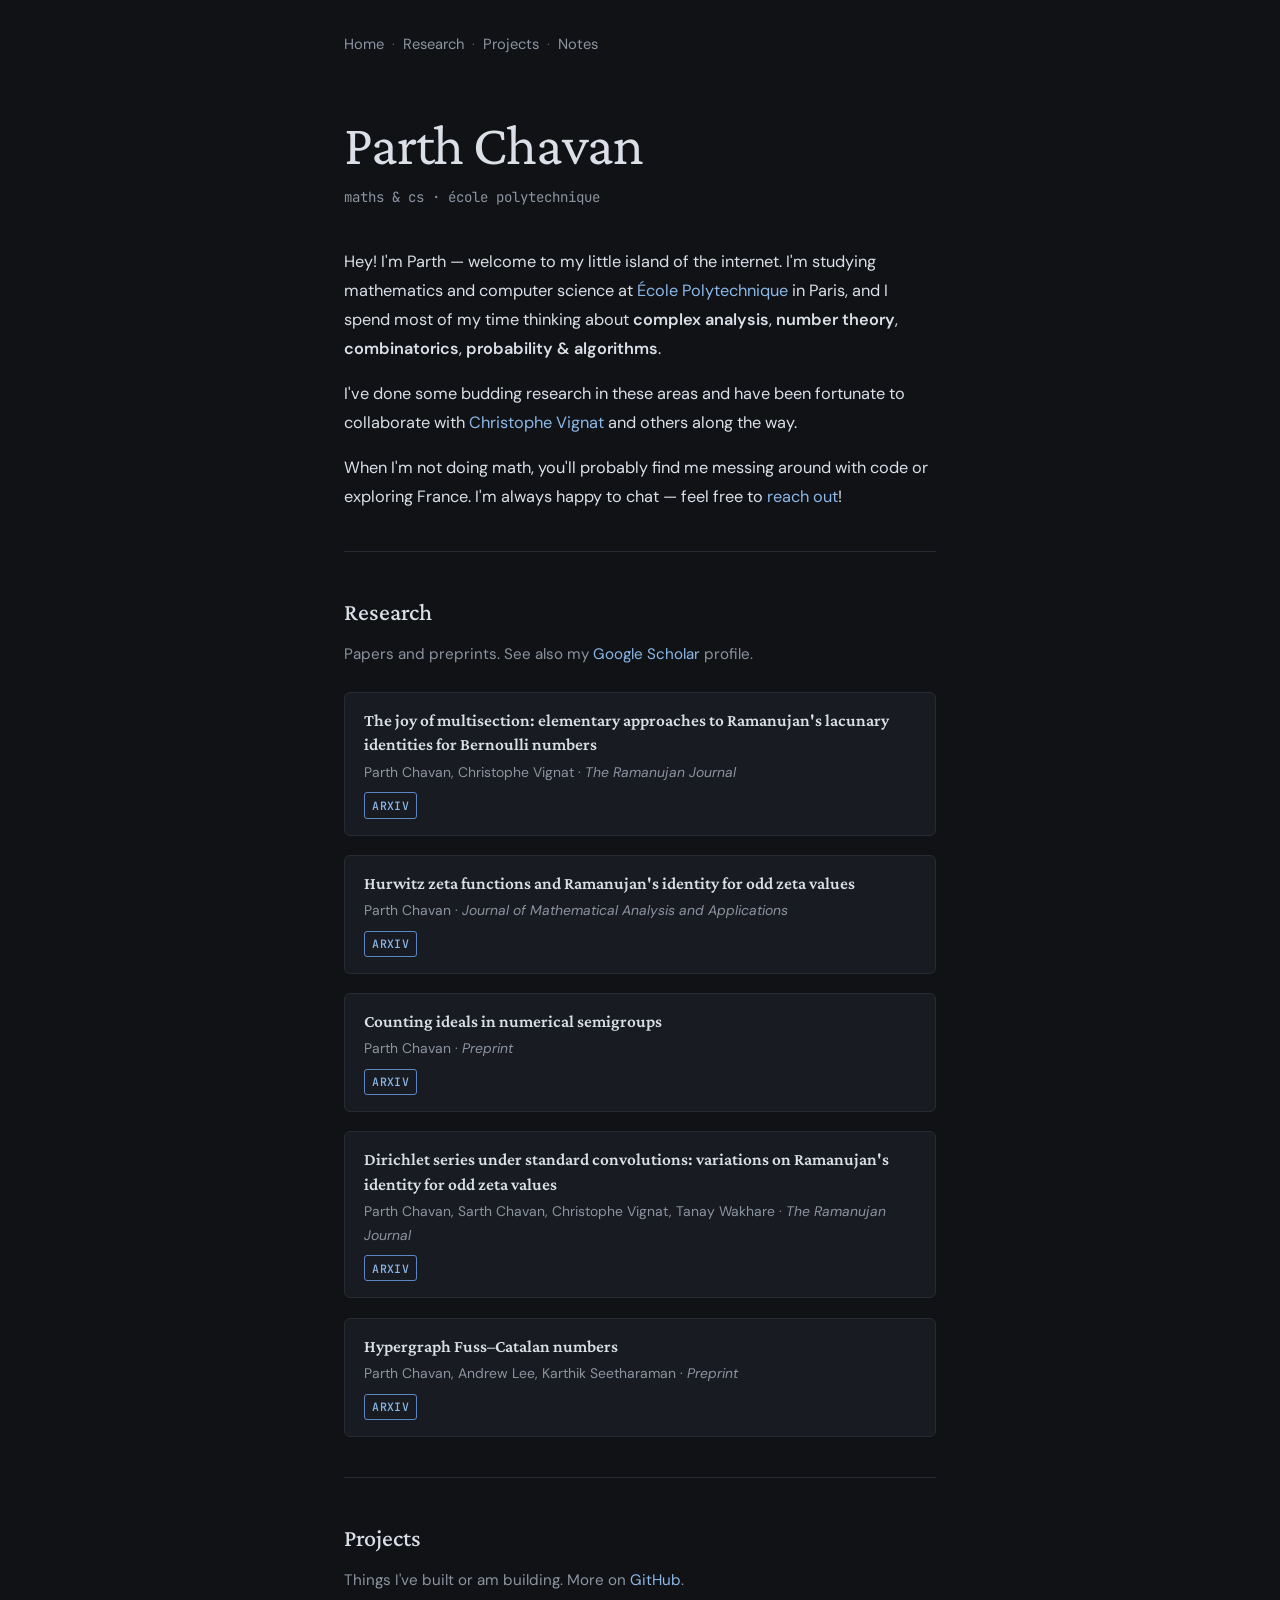
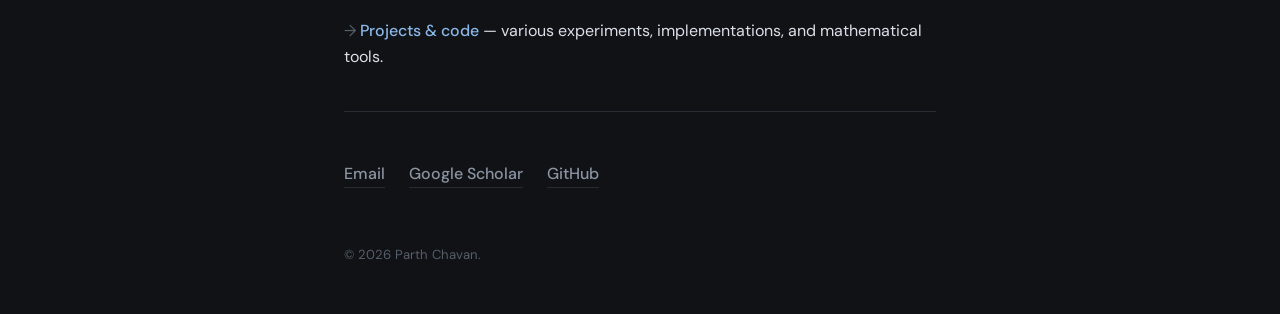
<file: index.html>
<!DOCTYPE html>
<html lang="en">
<head>
  <meta charset="UTF-8" />
  <meta name="viewport" content="width=device-width, initial-scale=1.0" />
  <title>Parth Chavan</title>
  <link rel="stylesheet" href="style.css" />
  <link href="https://fonts.googleapis.com/css2?family=Crimson+Pro:wght@400;600&family=DM+Sans:wght@400;500;600&family=JetBrains+Mono:wght@400;500&display=swap" rel="stylesheet" />
</head>
<body>

  <nav>
    <a href="/">Home</a>
    <span class="dot">&middot;</span>
    <a href="#research">Research</a>
    <span class="dot">&middot;</span>
    <a href="#projects">Projects</a>
    <span class="dot">&middot;</span>
    <a href="notes.html">Notes</a>
  </nav>

  <main>

    <section class="hero">
      <h1>Parth Chavan</h1>
      <p class="tagline">maths &amp; cs &middot; <a href="https://www.polytechnique.edu/en" target="_blank">école polytechnique</a></p>
    </section>

    <section class="bio">
      <p>
        Hey! I'm Parth — welcome to my little island of the internet. I'm studying mathematics and computer science at <a href="https://www.polytechnique.edu/en" target="_blank">École Polytechnique</a> in Paris, and I spend most of my time thinking about <strong>complex analysis</strong>, <strong>number theory</strong>, <strong>combinatorics</strong>, <strong>probability &amp; algorithms</strong>.
      </p>
      <p>
        I've done some budding research in these areas and have been fortunate to collaborate with <a href="https://cvignat.github.io/who_and_where.html" target="_blank">Christophe Vignat</a> and others along the way.
      </p>
      <p>
        When I'm not doing math, you'll probably find me messing around with code or exploring France. I'm always happy to chat — feel free to <a href="mailto:parth.chavan@polytechnique.edu">reach out</a>!
      </p>
    </section>

    <hr />

    <section id="research">
      <h2>Research</h2>
      <p class="section-intro">
        Papers and preprints. See also my <a href="https://scholar.google.com/citations?user=RBBCv4oAAAAJ&hl=en" target="_blank">Google Scholar</a> profile.
      </p>

      <ul class="pub-list">
        <li>
          <a href="https://link.springer.com/article/10.1007/s11139-026-01319-3" target="_blank" class="pub-title">The joy of multisection: elementary approaches to Ramanujan's lacunary identities for Bernoulli numbers</a>
          <span class="pub-meta">Parth Chavan, Christophe Vignat &middot; <em>The Ramanujan Journal</em></span>
          <span class="pub-links">
            <a href="https://arxiv.org/abs/2509.01780" target="_blank">arXiv</a>
          </span>
        </li>
        <li>
          <a href="https://www.sciencedirect.com/science/article/pii/S0022247X23005279" target="_blank" class="pub-title">Hurwitz zeta functions and Ramanujan's identity for odd zeta values</a>
          <span class="pub-meta">Parth Chavan &middot; <em>Journal of Mathematical Analysis and Applications</em></span>
          <span class="pub-links">
            <a href="https://arxiv.org/abs/2205.08183" target="_blank">arXiv</a>
          </span>
        </li>
        <li>
          <a href="https://arxiv.org/abs/2304.13690" target="_blank" class="pub-title">Counting ideals in numerical semigroups</a>
          <span class="pub-meta">Parth Chavan &middot; <em>Preprint</em></span>
          <span class="pub-links">
            <a href="https://arxiv.org/abs/2304.13690" target="_blank">arXiv</a>
          </span>
        </li>
        <li>
          <a href="https://link.springer.com/article/10.1007/s11139-022-00624-x" target="_blank" class="pub-title">Dirichlet series under standard convolutions: variations on Ramanujan's identity for odd zeta values</a>
          <span class="pub-meta">Parth Chavan, Sarth Chavan, Christophe Vignat, Tanay Wakhare &middot; <em>The Ramanujan Journal</em></span>
          <span class="pub-links">
            <a href="https://arxiv.org/abs/2107.06457" target="_blank">arXiv</a>
          </span>
        </li>
        <li>
          <a href="https://arxiv.org/abs/2202.01111" target="_blank" class="pub-title">Hypergraph Fuss–Catalan numbers</a>
          <span class="pub-meta">Parth Chavan, Andrew Lee, Karthik Seetharaman &middot; <em>Preprint</em></span>
          <span class="pub-links">
            <a href="https://arxiv.org/abs/2202.01111" target="_blank">arXiv</a>
          </span>
        </li>
      </ul>
    </section>

    <hr />

    <section id="projects">
      <h2>Projects</h2>
      <p class="section-intro">
        Things I've built or am building. More on <a href="https://github.com/parthchav" target="_blank">GitHub</a>.
      </p>
      <ul class="project-list">
        <li><a href="https://github.com/parthchav" target="_blank">Projects &amp; code</a> — various experiments, implementations, and mathematical tools.</li>
      </ul>
    </section>

    <hr />

    <section id="links" class="social-row">
      <a href="mailto:parth.chavan@polytechnique.edu">Email</a>
      <a href="https://scholar.google.com/citations?user=RBBCv4oAAAAJ&hl=en" target="_blank">Google Scholar</a>
      <a href="https://github.com/parthchav" target="_blank">GitHub</a>
    </section>

  </main>

  <footer>&copy; 2026 Parth Chavan.</footer>

</body>
</html>
</file>
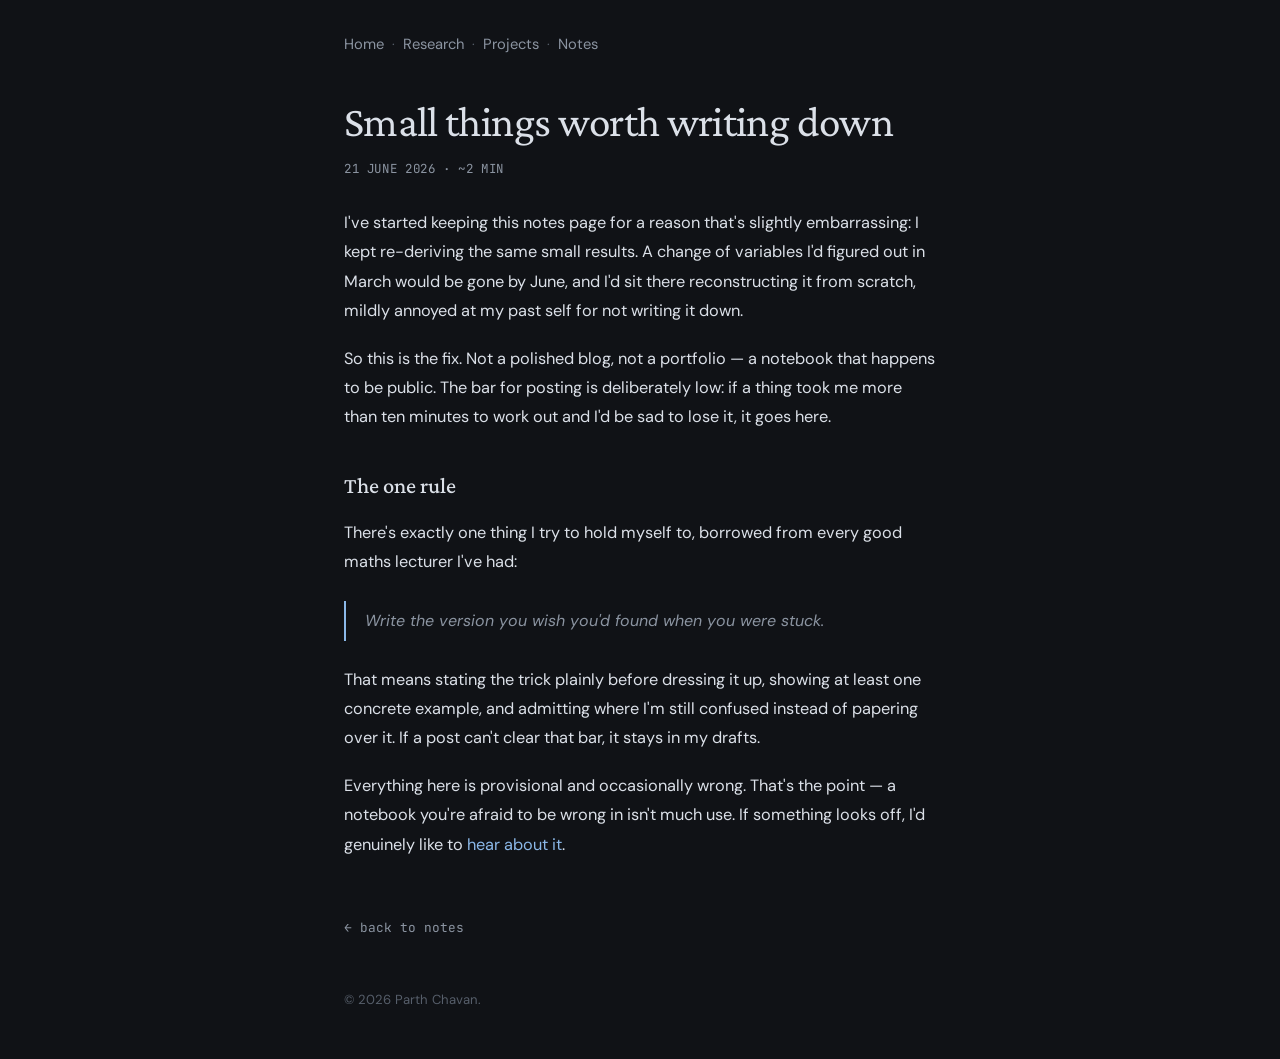
<file: notes-notebook.html>
<!DOCTYPE html>
<html lang="en">
<head>
  <meta charset="UTF-8" />
  <meta name="viewport" content="width=device-width, initial-scale=1.0" />
  <title>Small things worth writing down · Parth Chavan</title>
  <link rel="stylesheet" href="style.css" />
  <link href="https://fonts.googleapis.com/css2?family=Crimson+Pro:wght@400;600&family=DM+Sans:wght@400;500;600&family=JetBrains+Mono:wght@400;500&display=swap" rel="stylesheet" />
</head>
<body>

  <nav>
    <a href="index.html">Home</a>
    <span class="dot">&middot;</span>
    <a href="index.html#research">Research</a>
    <span class="dot">&middot;</span>
    <a href="index.html#projects">Projects</a>
    <span class="dot">&middot;</span>
    <a href="notes.html">Notes</a>
  </nav>

  <main>

    <article>
      <header class="note-head">
        <h1>Small things worth writing down</h1>
        <p class="note-meta">21 June 2026 · ~2 min</p>
      </header>

      <div class="note-body">
        <p>
          I've started keeping this notes page for a reason that's slightly embarrassing: I kept re-deriving the same small results. A change of variables I'd figured out in March would be gone by June, and I'd sit there reconstructing it from scratch, mildly annoyed at my past self for not writing it down.
        </p>

        <p>
          So this is the fix. Not a polished blog, not a portfolio &mdash; a notebook that happens to be public. The bar for posting is deliberately low: if a thing took me more than ten minutes to work out and I'd be sad to lose it, it goes here.
        </p>

        <h2>The one rule</h2>
        <p>
          There's exactly one thing I try to hold myself to, borrowed from every good maths lecturer I've had:
        </p>

        <blockquote>
          Write the version you wish you'd found when you were stuck.
        </blockquote>

        <p>
          That means stating the trick plainly before dressing it up, showing at least one concrete example, and admitting where I'm still confused instead of papering over it. If a post can't clear that bar, it stays in my drafts.
        </p>

        <p>
          Everything here is provisional and occasionally wrong. That's the point &mdash; a notebook you're afraid to be wrong in isn't much use. If something looks off, I'd genuinely like to <a href="mailto:parth.chavan@polytechnique.edu">hear about it</a>.
        </p>

        <a href="notes.html" class="back-link">← back to notes</a>
      </div>
    </article>

  </main>

  <footer>&copy; 2026 Parth Chavan.</footer>

</body>
</html>
</file>
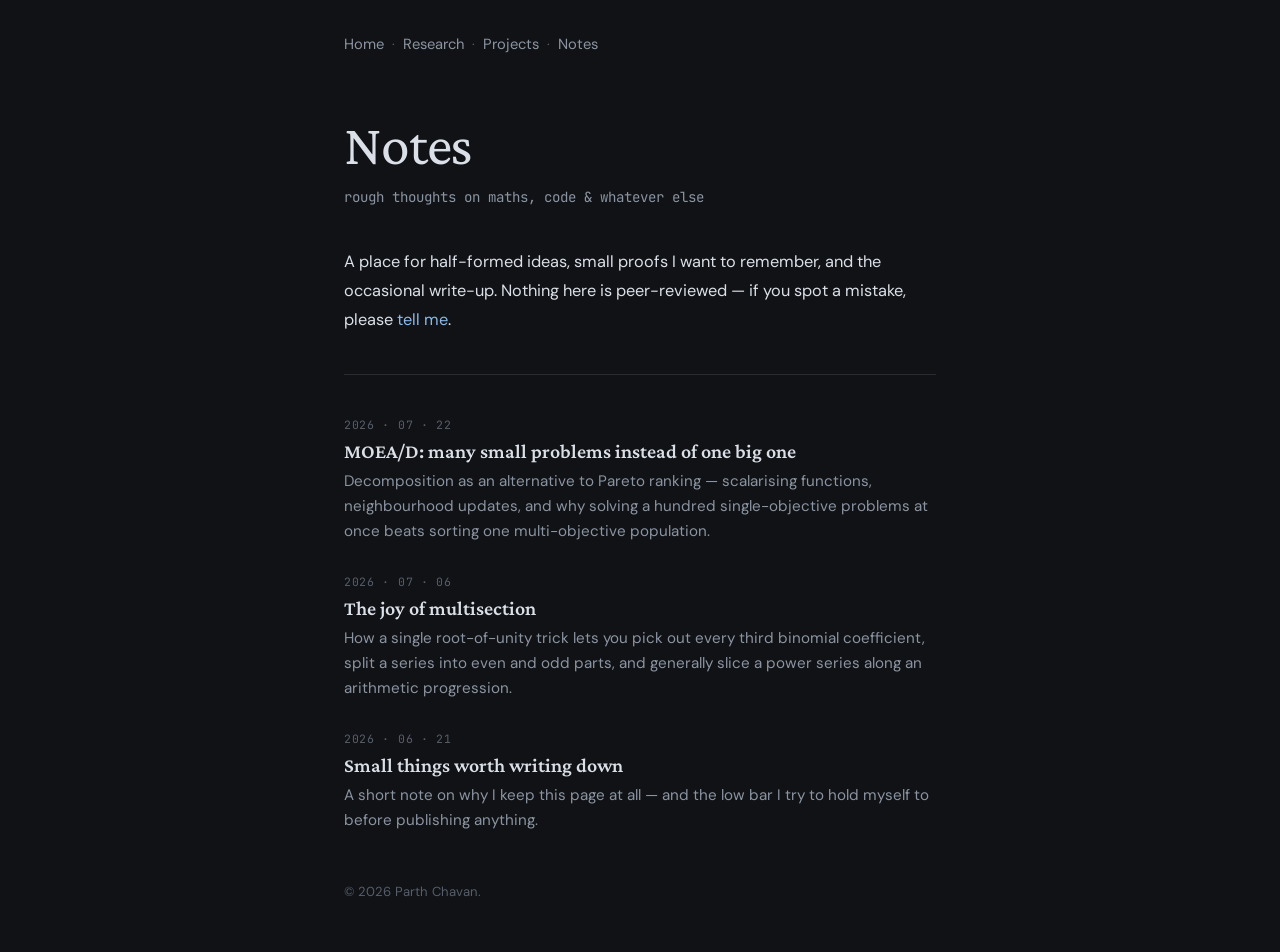
<file: notes.html>
<!DOCTYPE html>
<html lang="en">
<head>
  <meta charset="UTF-8" />
  <meta name="viewport" content="width=device-width, initial-scale=1.0" />
  <title>Notes · Parth Chavan</title>
  <link rel="stylesheet" href="style.css" />
  <link href="https://fonts.googleapis.com/css2?family=Crimson+Pro:wght@400;600&family=DM+Sans:wght@400;500;600&family=JetBrains+Mono:wght@400;500&display=swap" rel="stylesheet" />
</head>
<body>

  <nav>
    <a href="index.html">Home</a>
    <span class="dot">&middot;</span>
    <a href="index.html#research">Research</a>
    <span class="dot">&middot;</span>
    <a href="index.html#projects">Projects</a>
    <span class="dot">&middot;</span>
    <a href="notes.html">Notes</a>
  </nav>

  <main>

    <section class="hero">
      <h1>Notes</h1>
      <p class="tagline">rough thoughts on maths, code &amp; whatever else</p>
    </section>

    <section class="bio">
      <p>
        A place for half-formed ideas, small proofs I want to remember, and the occasional write-up. Nothing here is peer-reviewed &mdash; if you spot a mistake, please <a href="mailto:parth.chavan@polytechnique.edu">tell me</a>.
      </p>
    </section>

    <hr />

    <!-- SAMPLE POSTS — replace these with your own. Each links to its own .html file. -->
    <ul class="post-list">

      <li>
        <span class="post-date">2026 · 07 · 22</span>
        <a href="notes-moead.html" class="post-title">MOEA/D: many small problems instead of one big one</a>
        <p class="post-excerpt">
          Decomposition as an alternative to Pareto ranking &mdash; scalarising functions, neighbourhood updates, and why solving a hundred single-objective problems at once beats sorting one multi-objective population.
        </p>
      </li>

      <li>
        <span class="post-date">2026 · 07 · 06</span>
        <a href="notes-multisection.html" class="post-title">The joy of multisection</a>
        <p class="post-excerpt">
          How a single root-of-unity trick lets you pick out every third binomial coefficient, split a series into even and odd parts, and generally slice a power series along an arithmetic progression.
        </p>
      </li>

      <li>
        <span class="post-date">2026 · 06 · 21</span>
        <a href="notes-notebook.html" class="post-title">Small things worth writing down</a>
        <p class="post-excerpt">
          A short note on why I keep this page at all &mdash; and the low bar I try to hold myself to before publishing anything.
        </p>
      </li>

    </ul>

  </main>

  <footer>&copy; 2026 Parth Chavan.</footer>

</body>
</html>
</file>
<file: style.css>
:root {
  --bg: #101216;
  --bg-raised: #181b21;
  --text: #dbe0e8;
  --muted: #8b94a1;
  --dim: #565e6a;
  --accent: #8bb8e8;
  --border: #272b33;
  --max-w: 640px;
}

* { margin: 0; padding: 0; box-sizing: border-box; }

html { scroll-behavior: smooth; }

::selection { background: #5f86c4; color: var(--bg); }

body {
  font-family: 'DM Sans', system-ui, sans-serif;
  font-size: 1rem;
  line-height: 1.7;
  color: var(--text);
  background: var(--bg);
  -webkit-font-smoothing: antialiased;
}

a {
  color: var(--accent);
  text-decoration: none;
  transition: color 0.2s;
}

a:hover { color: #cadff6; }

strong { font-weight: 600; }

/* nav */

nav {
  max-width: var(--max-w);
  margin: 0 auto;
  padding: 2rem 1.5rem 0;
  display: flex;
  align-items: center;
  gap: 0.5rem;
}

nav a {
  font-size: 0.92rem;
  color: var(--muted);
}

nav a:hover { color: var(--text); }

nav .dot {
  color: var(--dim);
  font-size: 0.85rem;
}

/* layout */

main {
  max-width: var(--max-w);
  margin: 0 auto;
  padding: 0 1.5rem 2rem;
}

hr {
  border: none;
  border-top: 1px solid var(--border);
  margin: 2.5rem 0;
}

/* hero */

.hero { padding: 3.5rem 0 0.5rem; }

.hero h1 {
  font-family: 'Crimson Pro', Georgia, serif;
  font-size: clamp(2.6rem, 7vw, 3.6rem);
  font-weight: 400;
  letter-spacing: -0.02em;
  line-height: 1.1;
}

.tagline {
  font-family: 'JetBrains Mono', monospace;
  font-size: 0.88rem;
  color: var(--muted);
  margin-top: 0.6rem;
}

.tagline a { color: var(--muted); }
.tagline a:hover { color: var(--accent); }

/* bio */

.bio { padding-top: 1.8rem; }

.bio p {
  margin-bottom: 1rem;
  font-size: 1.02rem;
  line-height: 1.78;
}

.bio p:last-child { margin-bottom: 0; }

/* sections */

h2 {
  font-family: 'Crimson Pro', Georgia, serif;
  font-size: 1.5rem;
  font-weight: 500;
  margin-bottom: 0.6rem;
}

.section-intro {
  color: var(--muted);
  font-size: 0.95rem;
  margin-bottom: 1.5rem;
}

/* publications */

.pub-list {
  list-style: disc;
  list-style-position: inside;
  display: flex;
  flex-direction: column;
  gap: 1.2rem;
  padding: 0;
}

.pub-list li {
  padding: 1rem 1.2rem;
  background: var(--bg-raised);
  border: 1px solid var(--border);
  border-radius: 6px;
  display: flex;
  flex-direction: column;
  gap: 0.2rem;
  transition: border-color 0.2s;
}

.pub-list li:hover { border-color: var(--dim); }

.pub-list li::marker { color: var(--dim); }

.pub-title {
  font-family: 'Crimson Pro', Georgia, serif;
  font-size: 1.08rem;
  font-weight: 600;
  line-height: 1.4;
  color: var(--text);
}

a.pub-title:hover { color: var(--accent); }

.pub-meta {
  font-size: 0.87rem;
  color: var(--muted);
}

.pub-links {
  display: flex;
  gap: 0.3rem;
  margin-top: 0.3rem;
}

.pub-links a {
  font-family: 'JetBrains Mono', monospace;
  font-size: 0.72rem;
  font-weight: 500;
  text-transform: uppercase;
  letter-spacing: 0.04em;
  padding: 0.2em 0.6em;
  border: 1px solid #5f86c4;
  border-radius: 3px;
  transition: background 0.2s, color 0.2s;
}

.pub-links a:hover {
  background: var(--accent);
  color: var(--bg);
}

/* projects */

.project-list {
  list-style: none;
  padding: 0;
}

.project-list li {
  font-size: 1rem;
  line-height: 1.65;
}

.project-list li::before {
  content: '→ ';
  color: var(--dim);
}

.project-list a { font-weight: 500; }

/* social */

.social-row {
  display: flex;
  flex-wrap: wrap;
  gap: 1.5rem;
  padding: 0.5rem 0;
}

.social-row a {
  font-weight: 500;
  color: var(--muted);
  border-bottom: 1px solid var(--border);
}

.social-row a:hover {
  color: var(--accent);
  border-bottom-color: var(--accent);
}

/* footer */

footer {
  max-width: var(--max-w);
  margin: 0 auto;
  padding: 1rem 1.5rem 3rem;
  font-size: 0.82rem;
  color: var(--dim);
}

/* ============================================================
   notes / blog
   ============================================================ */

/* index listing */

.post-list {
  list-style: none;
  padding: 0;
  display: flex;
  flex-direction: column;
  gap: 1.7rem;
}

.post-list li {
  display: flex;
  flex-direction: column;
  gap: 0.25rem;
}

.post-date {
  font-family: 'JetBrains Mono', monospace;
  font-size: 0.72rem;
  text-transform: uppercase;
  letter-spacing: 0.06em;
  color: var(--dim);
}

.post-list .post-title {
  font-family: 'Crimson Pro', Georgia, serif;
  font-size: 1.25rem;
  font-weight: 600;
  line-height: 1.35;
  color: var(--text);
}

.post-list a.post-title:hover { color: var(--accent); }

.post-excerpt {
  color: var(--muted);
  font-size: 0.95rem;
  line-height: 1.65;
}

/* single post */

.note-head { padding-top: 2.5rem; }

.note-head h1 {
  font-family: 'Crimson Pro', Georgia, serif;
  font-size: clamp(2rem, 5.5vw, 2.7rem);
  font-weight: 400;
  letter-spacing: -0.015em;
  line-height: 1.15;
}

.note-meta {
  font-family: 'JetBrains Mono', monospace;
  font-size: 0.78rem;
  color: var(--muted);
  margin-top: 0.7rem;
  text-transform: uppercase;
  letter-spacing: 0.05em;
}

.note-body { padding-top: 1.8rem; }

.note-body p {
  margin-bottom: 1.15rem;
  font-size: 1.02rem;
  line-height: 1.8;
}

.note-body h2 {
  font-size: 1.4rem;
  font-weight: 500;
  margin: 2.2rem 0 0.8rem;
}

.note-body h3 {
  font-family: 'Crimson Pro', Georgia, serif;
  font-size: 1.15rem;
  font-weight: 600;
  margin: 1.8rem 0 0.6rem;
}

.note-body ul,
.note-body ol {
  margin: 0 0 1.15rem 1.35rem;
}

.note-body li {
  margin-bottom: 0.4rem;
  line-height: 1.75;
}

.note-body li::marker { color: var(--dim); }

.note-body blockquote {
  margin: 1.5rem 0;
  padding: 0.4rem 0 0.4rem 1.2rem;
  border-left: 2px solid var(--accent);
  color: var(--muted);
  font-style: italic;
}

.note-body code {
  font-family: 'JetBrains Mono', monospace;
  font-size: 0.85em;
  background: var(--bg-raised);
  border: 1px solid var(--border);
  border-radius: 4px;
  padding: 0.12em 0.4em;
}

.note-body pre {
  background: var(--bg-raised);
  border: 1px solid var(--border);
  border-radius: 6px;
  padding: 1rem 1.1rem;
  overflow-x: auto;
  margin: 0 0 1.3rem;
}

.note-body pre code {
  background: none;
  border: none;
  padding: 0;
  font-size: 0.82rem;
  line-height: 1.55;
}

/* keep wide display equations scrollable rather than clipped */
.note-body mjx-container[display="true"] {
  overflow-x: auto;
  overflow-y: hidden;
  padding: 0.2rem 0;
}

.back-link {
  display: inline-block;
  font-family: 'JetBrains Mono', monospace;
  font-size: 0.8rem;
  color: var(--muted);
  margin-top: 2.5rem;
}

.back-link:hover { color: var(--accent); }

/* mobile */

@media (max-width: 600px) {
  nav, main, footer { padding-left: 1.15rem; padding-right: 1.15rem; }
  nav { gap: 0.35rem; }
  nav a { font-size: 0.84rem; }
  .hero { padding-top: 2.5rem; }
  .hero h1 { font-size: 2.2rem; }
  .pub-list li { padding: 0.9rem 1rem; }
}
</file>
